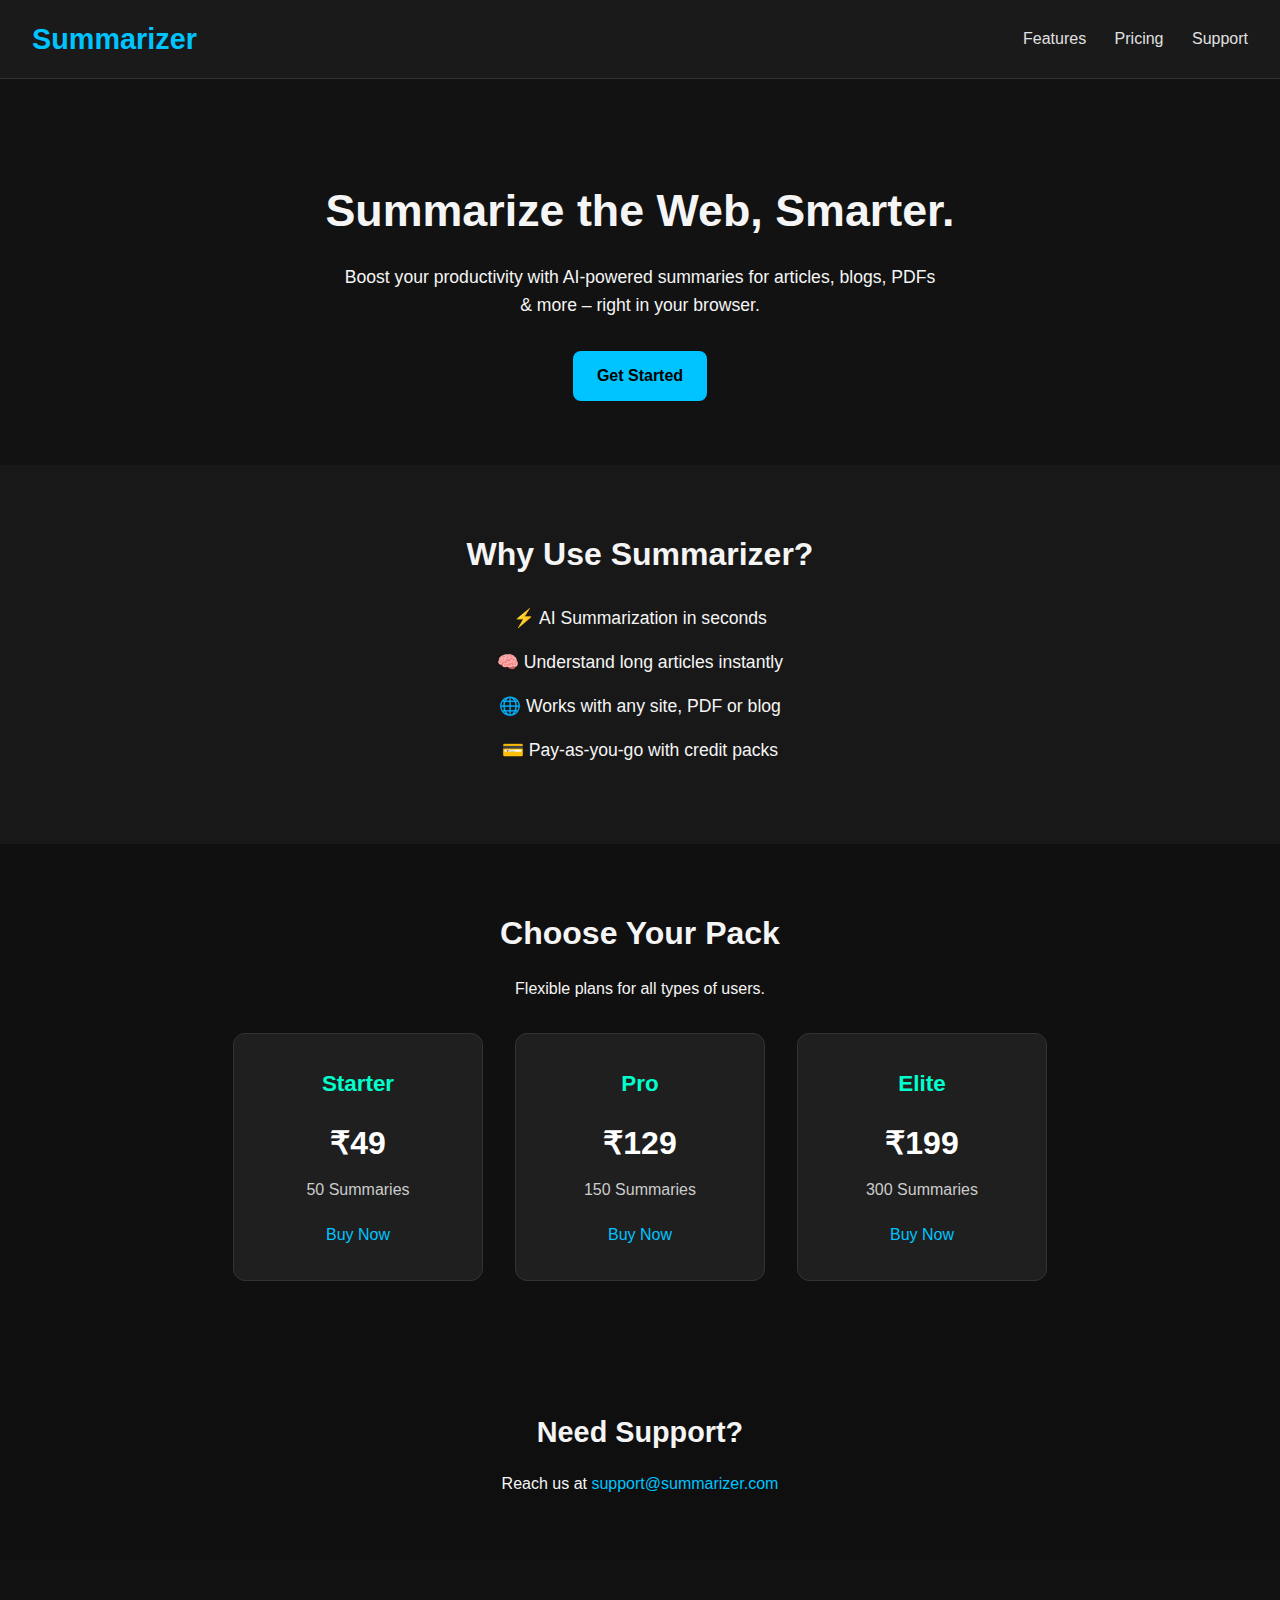
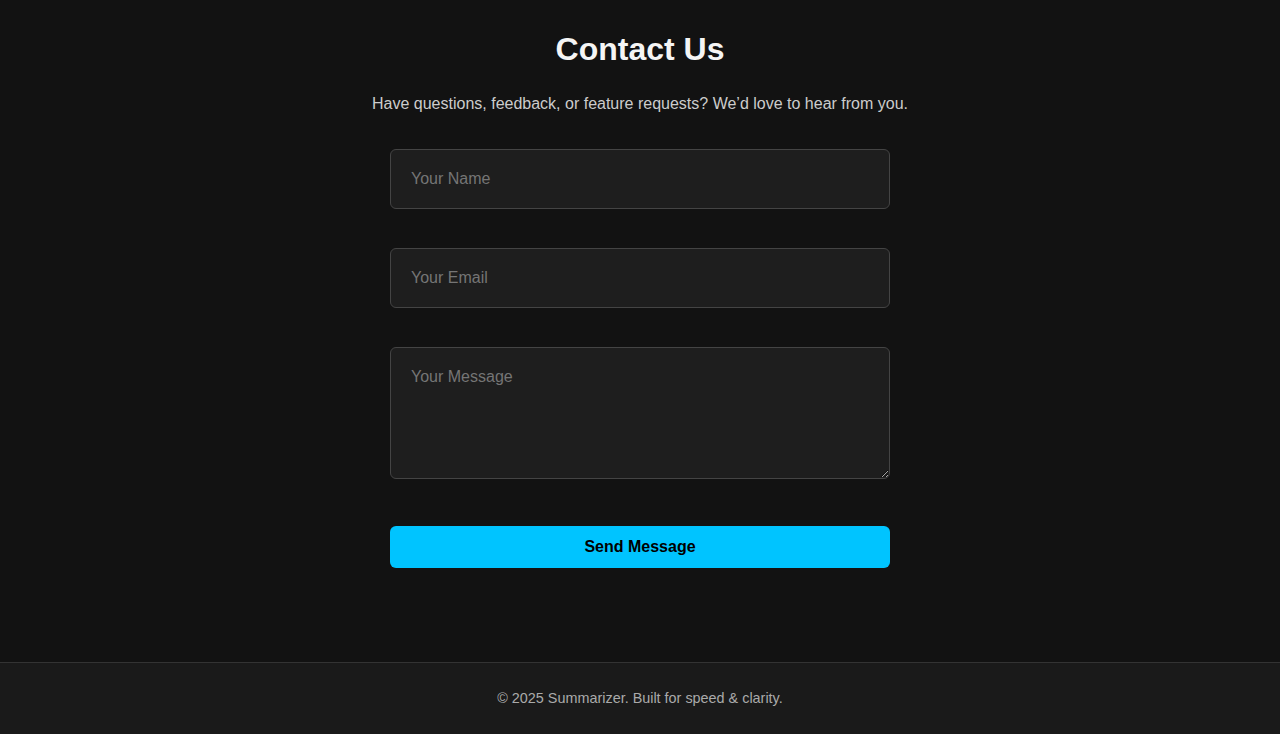
<file: index.html>
<!DOCTYPE html>
<html lang="en">
  <head>
    <meta charset="UTF-8" />
    <meta name="viewport" content="width=device-width, initial-scale=1.0" />
    <title>Summarizer Tool - Chrome Extension</title>
    <link rel="stylesheet" href="/style.css" />
  </head>
  <body>
    <header class="navbar">
      <div class="logo">Summarizer</div>
      <nav>
        <a href="#features">Features</a>
        <a href="#pricing">Pricing</a>
        <a href="#contact">Support</a>
      </nav>
    </header>

    <section class="hero">
      <h1>Summarize the Web, Smarter.</h1>
      <p>
        Boost your productivity with AI-powered summaries for articles, blogs,
        PDFs & more – right in your browser.
      </p>
      <a href="#pricing" class="cta-button">Get Started</a>
    </section>

    <section id="features" class="features">
      <h2>Why Use Summarizer?</h2>
      <ul>
        <li>⚡ AI Summarization in seconds</li>
        <li>🧠 Understand long articles instantly</li>
        <li>🌐 Works with any site, PDF or blog</li>
        <li>💳 Pay-as-you-go with credit packs</li>
      </ul>
    </section>

    <section id="pricing" class="pricing">
      <h2>Choose Your Pack</h2>
      <p>Flexible plans for all types of users.</p>
      <div class="pricing-container">
        <div class="price-card">
          <h3>Starter</h3>
          <p class="price">₹49</p>
          <p class="desc">50 Summaries</p>
          <a href="#" class="buy-button">Buy Now</a>
        </div>
        <div class="price-card">
          <h3>Pro</h3>
          <p class="price">₹129</p>
          <p class="desc">150 Summaries</p>
          <a href="#" class="buy-button">Buy Now</a>
        </div>
        <div class="price-card">
          <h3>Elite</h3>
          <p class="price">₹199</p>
          <p class="desc">300 Summaries</p>
          <a href="#" class="buy-button">Buy Now</a>
        </div>
      </div>
    </section>

    <section id="contact" class="contact">
      <h2>Need Support?</h2>
      <p>
        Reach us at
        <a href="mailto:support@summarizer.com">support@summarizer.com</a>
      </p>
    </section>

    <section id="form" class="contact-form">
      <h2>Contact Us</h2>
      <p>
        Have questions, feedback, or feature requests? We’d love to hear from
        you.
      </p>
      <form
        action="mailto:support@summarizer.com"
        method="POST"
        enctype="text/plain"
      >
        <div class="form-group">
          <input type="text" name="name" placeholder="Your Name" required />
        </div>
        <div class="form-group">
          <input type="email" name="email" placeholder="Your Email" required />
        </div>
        <div class="form-group">
          <textarea
            name="message"
            rows="5"
            placeholder="Your Message"
            required
          ></textarea>
        </div>
        <button type="submit" class="submit-button">Send Message</button>
      </form>
    </section>

    <footer>
      <p>© 2025 Summarizer. Built for speed & clarity.</p>
    </footer>
  </body>
</html>
</file>
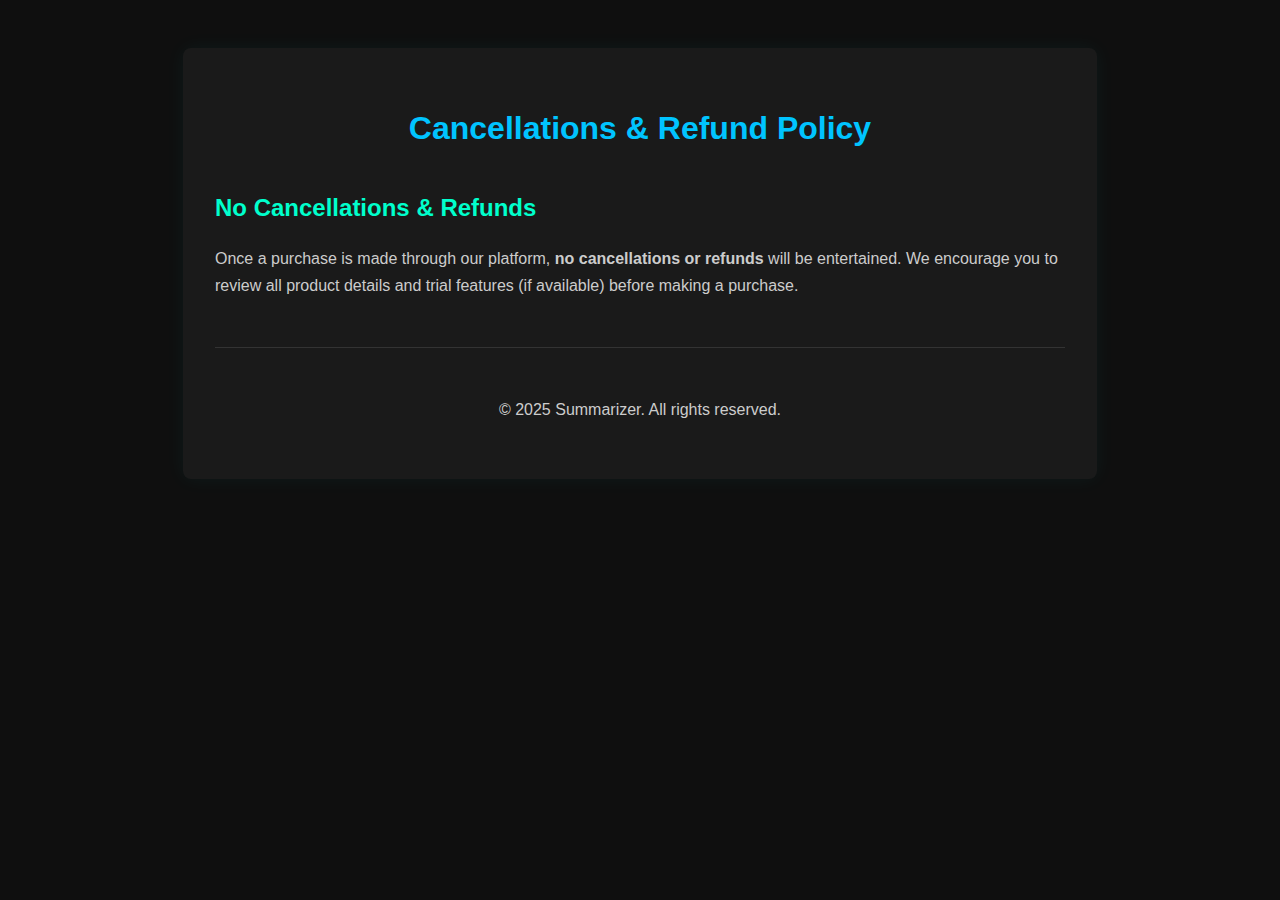
<file: cancelation.html>
<!DOCTYPE html>
<html lang="en">
  <head>
    <meta charset="UTF-8" />
    <title>Shipping & Refund Policy - Summarizer</title>
    <meta name="viewport" content="width=device-width, initial-scale=1.0" />
    <link rel="stylesheet" href="shipping.css" />
  </head>
  <body>
    <div class="container">
      <h1>Cancellations & Refund Policy</h1>

      <section>
        <h2>No Cancellations & Refunds</h2>
        <p>
          Once a purchase is made through our platform,
          <strong>no cancellations or refunds</strong> will be entertained. We
          encourage you to review all product details and trial features (if
          available) before making a purchase.
        </p>
      </section>

      <footer>
        <p>© 2025 Summarizer. All rights reserved.</p>
      </footer>
    </div>
  </body>
</html>
</file>
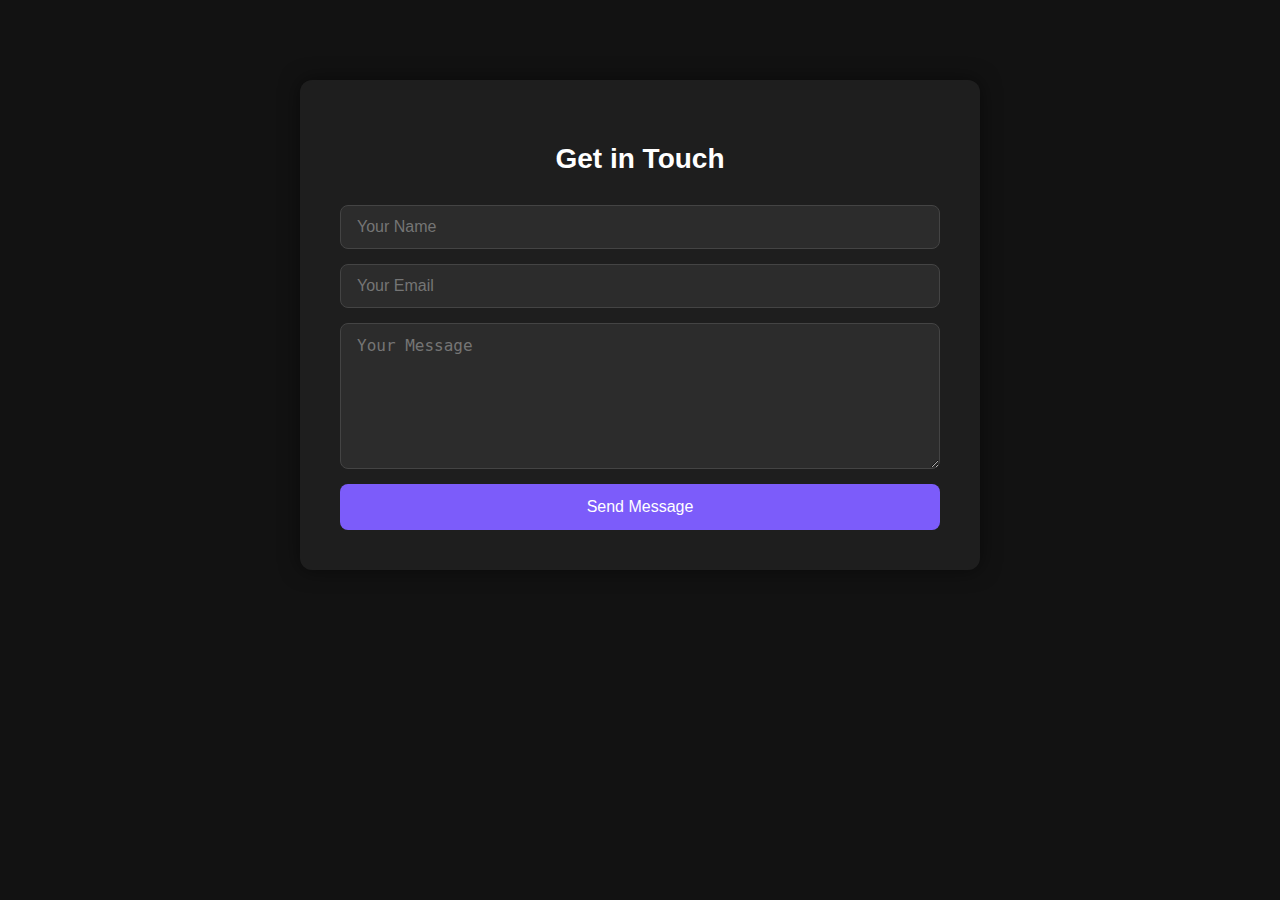
<file: contact.html>
<!DOCTYPE html>
<html lang="en">
  <head>
    <meta charset="UTF-8" />
    <meta name="viewport" content="width=device-width, initial-scale=1.0" />
    <title>Contact Us - Summarizer</title>
    <link rel="stylesheet" href="contact.css" />
  </head>
  <body>
    <section class="form-section">
      <h2>Get in Touch</h2>
      <form id="supportForm">
        <input type="text" name="name" placeholder="Your Name" required />
        <input type="email" name="email" placeholder="Your Email" required />
        <textarea name="message" placeholder="Your Message" required></textarea>
        <button type="submit">Send Message</button>
      </form>
      <p id="statusMessage" style="display: none"></p>
    </section>
    <script src="email.min.js"></script>
    <script src="contact.js"></script>
  </body>
</html>
</file>
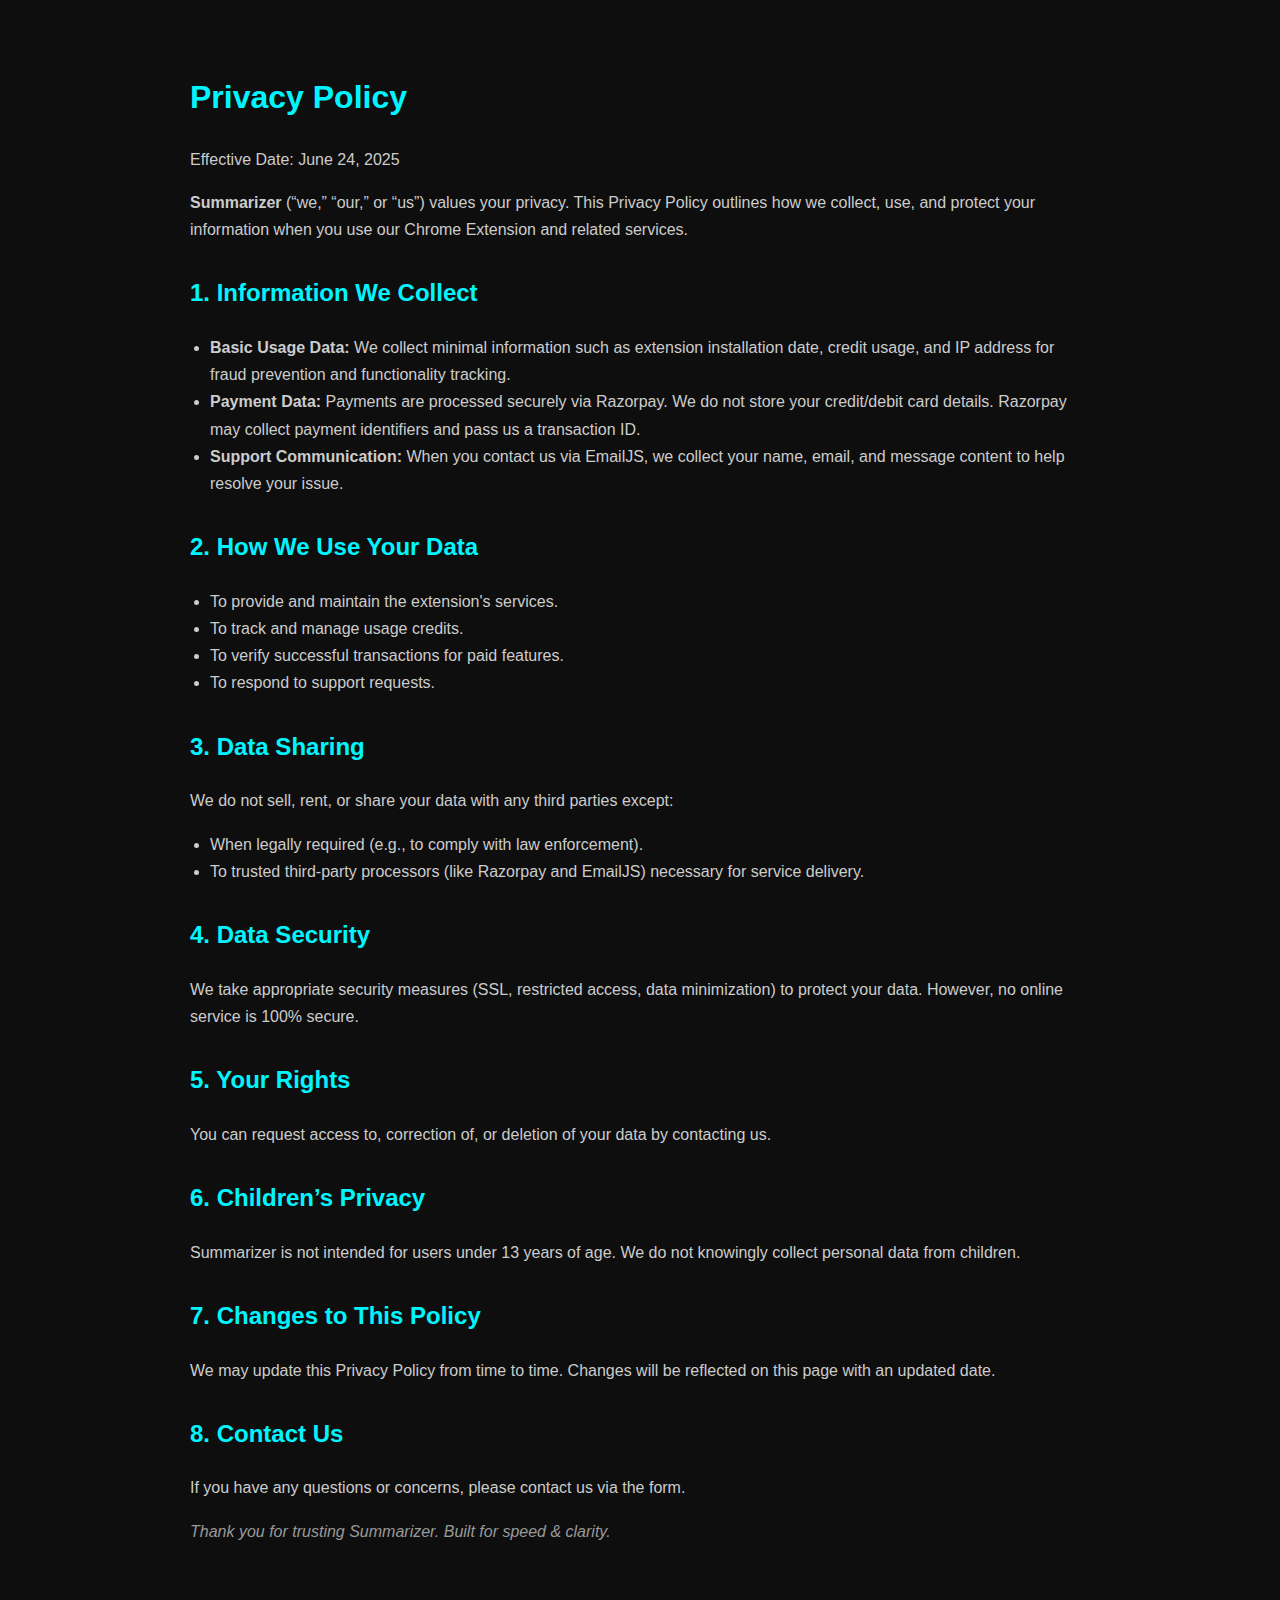
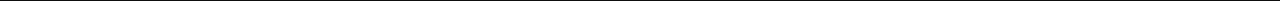
<file: privacy.html>
<!DOCTYPE html>
<html lang="en">
  <head>
    <meta charset="UTF-8" />
    <meta name="viewport" content="width=device-width, initial-scale=1.0" />
    <title>Privacy Policy - Summarizer</title>
    <link rel="stylesheet" href="privacy.css" />
  </head>
  <body>
    <h1>Privacy Policy</h1>
    <p>Effective Date: June 24, 2025</p>

    <p>
      <strong>Summarizer</strong> (“we,” “our,” or “us”) values your privacy.
      This Privacy Policy outlines how we collect, use, and protect your
      information when you use our Chrome Extension and related services.
    </p>

    <h2>1. Information We Collect</h2>
    <ul>
      <li>
        <strong>Basic Usage Data:</strong> We collect minimal information such
        as extension installation date, credit usage, and IP address for fraud
        prevention and functionality tracking.
      </li>
      <li>
        <strong>Payment Data:</strong> Payments are processed securely via
        Razorpay. We do not store your credit/debit card details. Razorpay may
        collect payment identifiers and pass us a transaction ID.
      </li>
      <li>
        <strong>Support Communication:</strong> When you contact us via EmailJS,
        we collect your name, email, and message content to help resolve your
        issue.
      </li>
    </ul>

    <h2>2. How We Use Your Data</h2>
    <ul>
      <li>To provide and maintain the extension's services.</li>
      <li>To track and manage usage credits.</li>
      <li>To verify successful transactions for paid features.</li>
      <li>To respond to support requests.</li>
    </ul>

    <h2>3. Data Sharing</h2>
    <p>
      We do not sell, rent, or share your data with any third parties except:
    </p>
    <ul>
      <li>When legally required (e.g., to comply with law enforcement).</li>
      <li>
        To trusted third-party processors (like Razorpay and EmailJS) necessary
        for service delivery.
      </li>
    </ul>

    <h2>4. Data Security</h2>
    <p>
      We take appropriate security measures (SSL, restricted access, data
      minimization) to protect your data. However, no online service is 100%
      secure.
    </p>

    <h2>5. Your Rights</h2>
    <p>
      You can request access to, correction of, or deletion of your data by
      contacting us.
    </p>

    <h2>6. Children’s Privacy</h2>
    <p>
      Summarizer is not intended for users under 13 years of age. We do not
      knowingly collect personal data from children.
    </p>

    <h2>7. Changes to This Policy</h2>
    <p>
      We may update this Privacy Policy from time to time. Changes will be
      reflected on this page with an updated date.
    </p>

    <h2>8. Contact Us</h2>
    <p>
      If you have any questions or concerns, please contact us via the form.
    </p>

    <p>
      <em>Thank you for trusting Summarizer. Built for speed & clarity.</em>
    </p>
  </body>
</html>
</file>
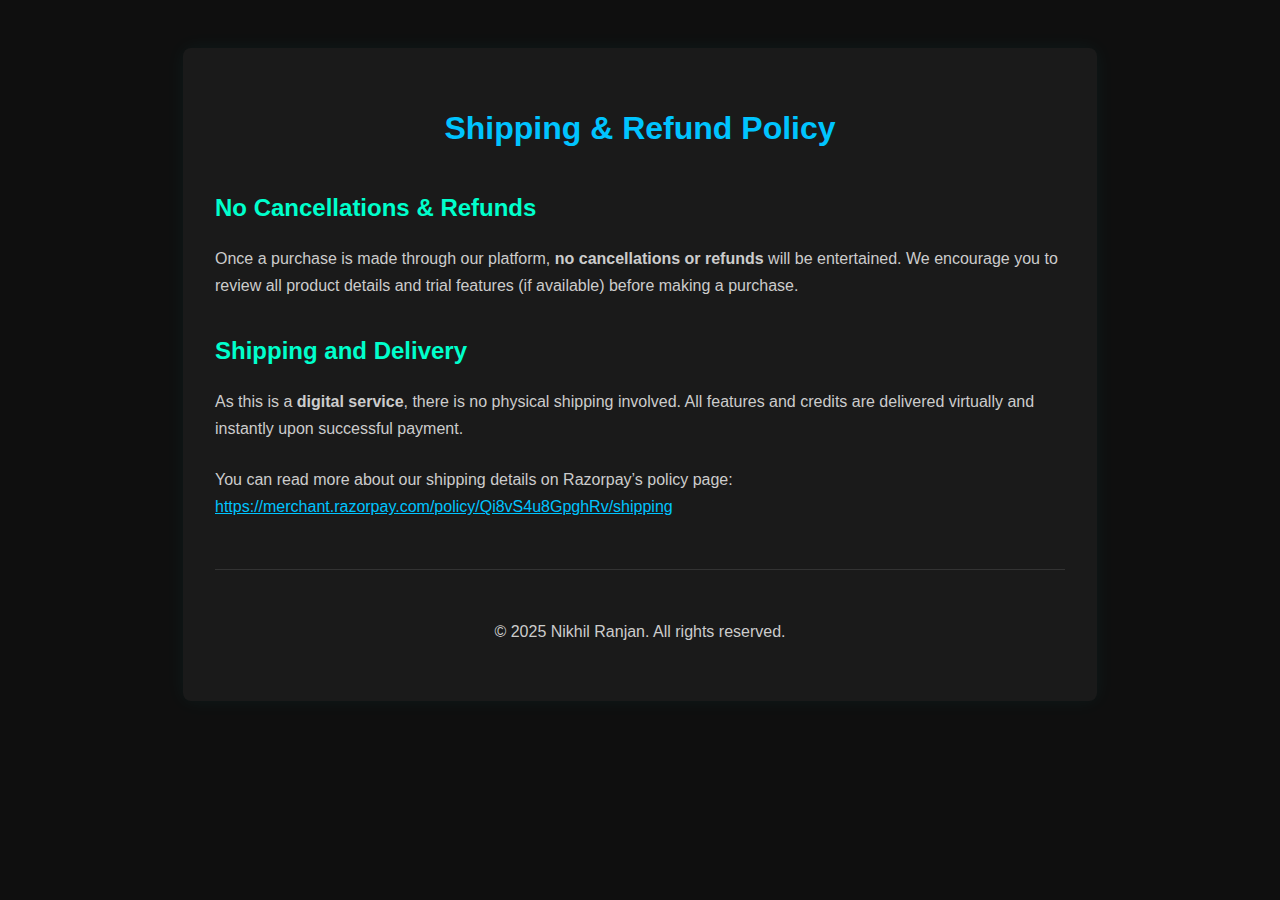
<file: shipping.html>
<!DOCTYPE html>
<html lang="en">
  <head>
    <meta charset="UTF-8" />
    <title>Shipping & Refund Policy - Summarizer</title>
    <meta name="viewport" content="width=device-width, initial-scale=1.0" />
    <link rel="stylesheet" href="shipping.css" />
  </head>
  <body>
    <div class="container">
      <h1>Shipping & Refund Policy</h1>

      <section>
        <h2>No Cancellations & Refunds</h2>
        <p>
          Once a purchase is made through our platform,
          <strong>no cancellations or refunds</strong> will be entertained. We
          encourage you to review all product details and trial features (if
          available) before making a purchase.
        </p>
      </section>

      <section>
        <h2>Shipping and Delivery</h2>
        <p>
          As this is a <strong>digital service</strong>, there is no physical
          shipping involved. All features and credits are delivered virtually
          and instantly upon successful payment.
        </p>
        <p>
          You can read more about our shipping details on Razorpay’s policy
          page:
          <br />
          <a
            href="https://merchant.razorpay.com/policy/Qi8vS4u8GpghRv/shipping"
            target="_blank"
          >
            https://merchant.razorpay.com/policy/Qi8vS4u8GpghRv/shipping
          </a>
        </p>
      </section>

      <footer>
        <p>© 2025 Nikhil Ranjan. All rights reserved.</p>
      </footer>
    </div>
  </body>
</html>
</file>
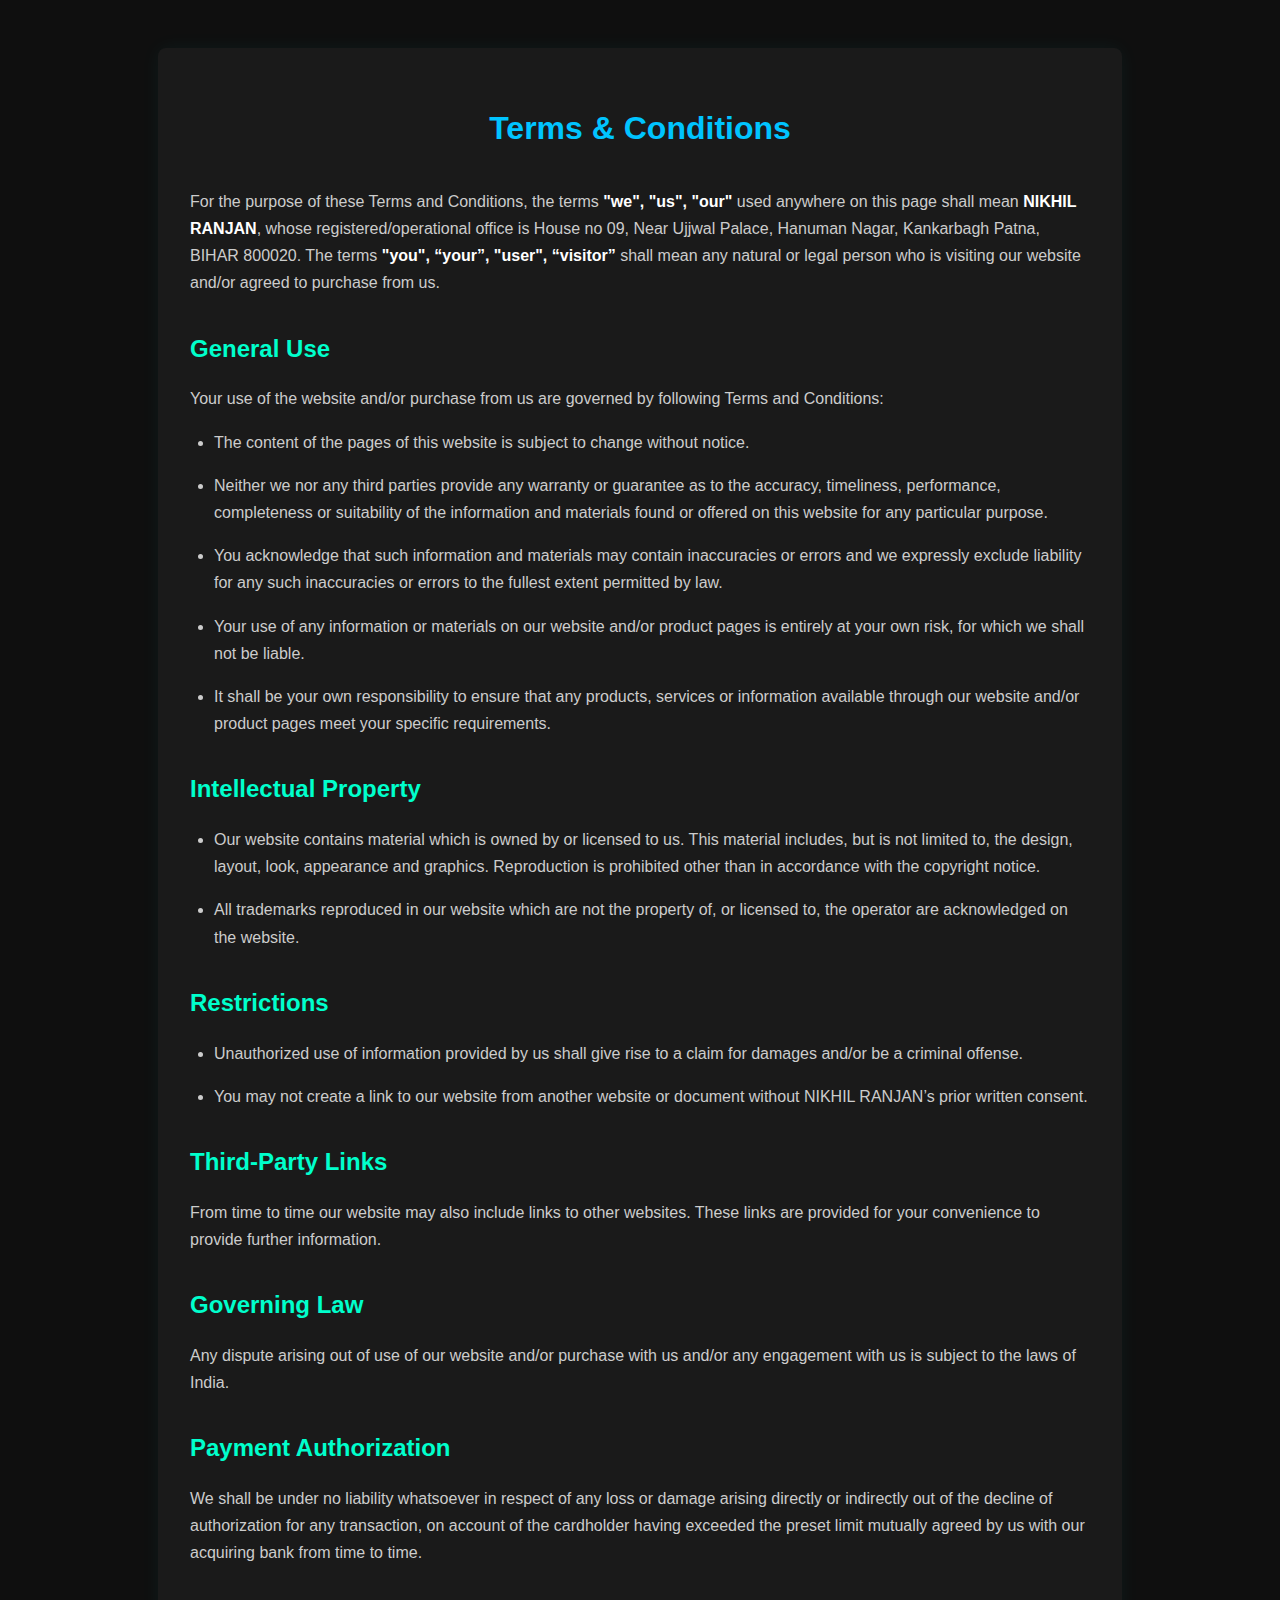
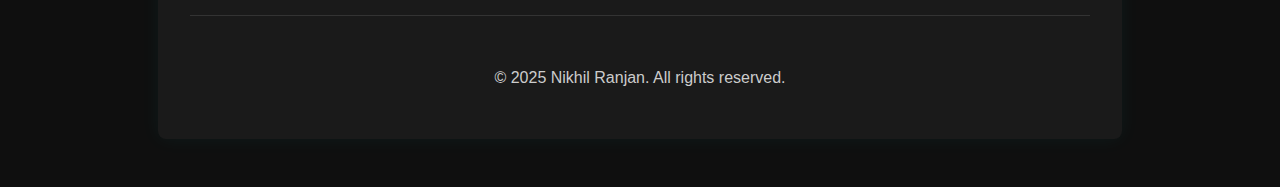
<file: terms.html>
<!DOCTYPE html>
<html lang="en">
  <head>
    <meta charset="UTF-8" />
    <title>Terms & Conditions - Summarizer</title>
    <meta name="viewport" content="width=device-width, initial-scale=1.0" />
    <link rel="stylesheet" href="terms.css" />
  </head>
  <body>
    <div class="container">
      <h1>Terms & Conditions</h1>

      <p>
        For the purpose of these Terms and Conditions, the terms
        <strong>"we", "us", "our"</strong> used anywhere on this page shall mean
        <strong>NIKHIL RANJAN</strong>, whose registered/operational office is
        House no 09, Near Ujjwal Palace, Hanuman Nagar, Kankarbagh Patna, BIHAR
        800020. The terms
        <strong>"you", “your”, "user", “visitor”</strong> shall mean any natural
        or legal person who is visiting our website and/or agreed to purchase
        from us.
      </p>

      <h2>General Use</h2>
      <p>
        Your use of the website and/or purchase from us are governed by
        following Terms and Conditions:
      </p>

      <ul>
        <li>
          The content of the pages of this website is subject to change without
          notice.
        </li>
        <li>
          Neither we nor any third parties provide any warranty or guarantee as
          to the accuracy, timeliness, performance, completeness or suitability
          of the information and materials found or offered on this website for
          any particular purpose.
        </li>
        <li>
          You acknowledge that such information and materials may contain
          inaccuracies or errors and we expressly exclude liability for any such
          inaccuracies or errors to the fullest extent permitted by law.
        </li>
        <li>
          Your use of any information or materials on our website and/or product
          pages is entirely at your own risk, for which we shall not be liable.
        </li>
        <li>
          It shall be your own responsibility to ensure that any products,
          services or information available through our website and/or product
          pages meet your specific requirements.
        </li>
      </ul>

      <h2>Intellectual Property</h2>
      <ul>
        <li>
          Our website contains material which is owned by or licensed to us.
          This material includes, but is not limited to, the design, layout,
          look, appearance and graphics. Reproduction is prohibited other than
          in accordance with the copyright notice.
        </li>
        <li>
          All trademarks reproduced in our website which are not the property
          of, or licensed to, the operator are acknowledged on the website.
        </li>
      </ul>

      <h2>Restrictions</h2>
      <ul>
        <li>
          Unauthorized use of information provided by us shall give rise to a
          claim for damages and/or be a criminal offense.
        </li>
        <li>
          You may not create a link to our website from another website or
          document without NIKHIL RANJAN’s prior written consent.
        </li>
      </ul>

      <h2>Third-Party Links</h2>
      <p>
        From time to time our website may also include links to other websites.
        These links are provided for your convenience to provide further
        information.
      </p>

      <h2>Governing Law</h2>
      <p>
        Any dispute arising out of use of our website and/or purchase with us
        and/or any engagement with us is subject to the laws of India.
      </p>

      <h2>Payment Authorization</h2>
      <p>
        We shall be under no liability whatsoever in respect of any loss or
        damage arising directly or indirectly out of the decline of
        authorization for any transaction, on account of the cardholder having
        exceeded the preset limit mutually agreed by us with our acquiring bank
        from time to time.
      </p>

      <footer>
        <p>© 2025 Nikhil Ranjan. All rights reserved.</p>
      </footer>
    </div>
  </body>
</html>
</file>
<file: shipping.css>
body {
  background-color: #0f0f0f;
  color: #e0e0e0;
  font-family: "Segoe UI", sans-serif;
  line-height: 1.7;
  margin: 0;
  padding: 0;
}

.container {
  max-width: 850px;
  margin: 3rem auto;
  padding: 2rem;
  background-color: #1a1a1a;
  border-radius: 8px;
  box-shadow: 0 0 20px rgba(0, 255, 255, 0.05);
}

h1 {
  color: #00c4ff;
  text-align: center;
  margin-bottom: 2rem;
}

h2 {
  color: #00ffcc;
  margin-top: 2rem;
  margin-bottom: 1rem;
}

p {
  font-size: 1rem;
  color: #ccc;
  margin-bottom: 1.5rem;
}

a {
  color: #00c4ff;
  text-decoration: underline;
}

a:hover {
  color: #00aacc;
}

footer {
  text-align: center;
  margin-top: 3rem;
  padding-top: 2rem;
  border-top: 1px solid #333;
  color: #888;
  font-size: 0.9rem;
}
</file>
<file: contact.css>
body {
  margin: 0;
  font-family: "Segoe UI", Tahoma, Geneva, Verdana, sans-serif;
  background-color: #121212;
  color: #f1f1f1;
}

.form-section {
  max-width: 600px;
  margin: 80px auto;
  padding: 40px;
  background-color: #1e1e1e;
  border-radius: 12px;
  box-shadow: 0 0 20px rgba(0, 0, 0, 0.5);
}

.form-section h2 {
  text-align: center;
  margin-bottom: 30px;
  font-size: 28px;
  color: #ffffff;
}

form {
  display: flex;
  flex-direction: column;
  gap: 15px;
}

input,
textarea {
  padding: 12px 16px;
  background-color: #2c2c2c;
  border: 1px solid #444;
  border-radius: 8px;
  color: #eee;
  font-size: 16px;
  outline: none;
  transition: border 0.3s ease;
}

input:focus,
textarea:focus {
  border: 1px solid #6a5acd;
}

textarea {
  resize: vertical;
  min-height: 120px;
}

button {
  background-color: #7c5cfa;
  color: #ffffff;
  padding: 14px 0;
  border: none;
  border-radius: 8px;
  font-size: 16px;
  cursor: pointer;
  transition: background 0.3s ease;
}

button:hover {
  background-color: #6a4de1;
}

#statusMessage {
  margin-top: 20px;
  text-align: center;
  font-weight: bold;
}
</file>
<file: privacy.css>
body {
  font-family: "Segoe UI", Tahoma, Geneva, Verdana, sans-serif;
  background-color: #0e0e0e; /* Very dark background */
  color: #e0e0e0; /* Light gray text */
  padding: 40px 20px;
  max-width: 900px;
  margin: auto;
  line-height: 1.7;
}

h1,
h2 {
  color: #00f6ff; /* Cyan heading color */
  font-weight: 700;
  margin-top: 30px;
}

p,
li {
  font-size: 16px;
  color: #cccccc;
}

ul {
  padding-left: 20px;
  list-style-type: disc;
}

a {
  color: #00f6ff;
  text-decoration: none;
}

a:hover {
  text-decoration: underline;
  color: #66fcff;
}

em {
  font-style: italic;
  color: #999;
}

@media screen and (max-width: 600px) {
  body {
    padding: 20px 15px;
    font-size: 15px;
  }
}
</file>
<file: terms.css>
body {
  background-color: #0f0f0f;
  color: #e0e0e0;
  font-family: "Segoe UI", sans-serif;
  line-height: 1.7;
  margin: 0;
  padding: 0;
}

.container {
  max-width: 900px;
  margin: 3rem auto;
  padding: 2rem;
  background-color: #1a1a1a;
  border-radius: 8px;
  box-shadow: 0 0 20px rgba(0, 255, 255, 0.05);
}

h1 {
  color: #00c4ff;
  text-align: center;
  margin-bottom: 2rem;
}

h2 {
  color: #00ffcc;
  margin-top: 2rem;
  margin-bottom: 1rem;
}

p,
li {
  font-size: 1rem;
  color: #ccc;
}

ul {
  padding-left: 1.5rem;
}

li {
  margin-bottom: 1rem;
}

strong {
  color: #fff;
}

footer {
  text-align: center;
  margin-top: 3rem;
  padding-top: 2rem;
  border-top: 1px solid #333;
  color: #888;
  font-size: 0.9rem;
}
</file>
<file: style.css>
/* Reset & Base */
* {
  margin: 0;
  padding: 0;
  box-sizing: border-box;
  font-family: "Segoe UI", sans-serif;
}

body {
  background-color: #0f0f0f;
  color: #f5f5f5;
  line-height: 1.6;
}

a {
  text-decoration: none;
  color: #00c4ff;
}

/* Navbar */
.navbar {
  background: #1a1a1a;
  padding: 1rem 2rem;
  display: flex;
  justify-content: space-between;
  align-items: center;
  border-bottom: 1px solid #333;
}

.logo {
  font-size: 1.8rem;
  font-weight: bold;
  color: #00c4ff;
}

nav a {
  margin-left: 1.5rem;
  font-size: 1rem;
  color: #e0e0e0;
  transition: color 0.3s ease;
}

nav a:hover {
  color: #00c4ff;
}

/* Hero */
.hero {
  text-align: center;
  padding: 6rem 2rem 4rem;
  background: #121212;
}

.hero h1 {
  font-size: 2.8rem;
  margin-bottom: 1rem;
}

.hero p {
  font-size: 1.1rem;
  max-width: 600px;
  margin: 0 auto;
}

.cta-button {
  margin-top: 2rem;
  display: inline-block;
  background: #00c4ff;
  color: #000;
  padding: 0.75rem 1.5rem;
  font-weight: 600;
  border-radius: 8px;
  transition: background 0.3s ease;
}

.cta-button:hover {
  background: #009fd1;
}

/* Features */
.features {
  padding: 4rem 2rem;
  text-align: center;
  background: #181818;
}

.features h2 {
  font-size: 2rem;
  margin-bottom: 1.5rem;
}

.features ul {
  list-style: none;
  max-width: 600px;
  margin: 0 auto;
}

.features li {
  font-size: 1.1rem;
  margin: 1rem 0;
}

/* Pricing */
.pricing {
  padding: 4rem 2rem;
  text-align: center;
  background: #101010;
}

.pricing h2 {
  font-size: 2rem;
  margin-bottom: 1rem;
}

.pricing-container {
  display: flex;
  flex-wrap: wrap;
  justify-content: center;
  gap: 2rem;
  margin-top: 2rem;
}

.price-card {
  background: #1f1f1f;
  border: 1px solid #333;
  border-radius: 12px;
  padding: 2rem 1.5rem;
  width: 250px;
  transition: transform 0.3s ease, box-shadow 0.3s ease;
}

.price-card:hover {
  transform: translateY(-5px);
  box-shadow: 0 4px 20px rgba(0, 255, 255, 0.1);
}

.price-card h3 {
  font-size: 1.4rem;
  margin-bottom: 1rem;
  color: #00ffcc;
}

.price {
  font-size: 2rem;
  font-weight: bold;
  color: #fff;
}

.desc {
  margin: 0.5rem 0 1.2rem;
  font-size: 1rem;
  color: #ccc;
}

.buy-btn {
  background: #00ff7f;
  color: #000;
  padding: 0.6rem 1.2rem;
  border-radius: 6px;
  font-weight: 600;
  transition: background 0.3s ease;
}

.buy-btn:hover {
  background: #00cc66;
}

/* Contact */
.contact {
  padding: 4rem 2rem;
  text-align: center;
  /* background: #181818; */
}

.contact h2 {
  font-size: 1.8rem;
  margin-bottom: 1rem;
}

.supportForm {
  padding: 2rem;
}
form input,
form textarea {
  width: 100%;
  padding: 20px;
  margin-bottom: 15px;
  background-color: #1e1e1e;
  border: 1px solid #444;
  color: #f1f1f1;
  border-radius: 6px;
}

form button {
  padding: 12px;
  background-color: #6c5ce7;
  color: white;
  border: none;
  border-radius: 6px;
  cursor: pointer;
  width: 100%;
  font-size: 16px;
  margin-bottom: 30px;
}

form button:hover {
  background-color: #a29bfe;
}

/* Footer */
footer {
  background: #1a1a1a;
  text-align: center;
  padding: 1.5rem 2rem;
  border-top: 1px solid #333;
  font-size: 0.9rem;
  color: #aaa;
}

/* Responsive */
@media (max-width: 768px) {
  .pricing-container {
    flex-direction: column;
    align-items: center;
  }

  .hero h1 {
    font-size: 2rem;
  }
}

.contact-form {
  padding: 4rem 2rem;
  background: #121212;
  text-align: center;
}

.contact-form h2 {
  font-size: 2rem;
  margin-bottom: 1rem;
}

.contact-form p {
  color: #ccc;
  margin-bottom: 2rem;
  font-size: 1rem;
}

form {
  max-width: 500px;
  margin: 0 auto;
}

.form-group {
  margin-bottom: 1.5rem;
}

input,
textarea {
  width: 100%;
  padding: 0.75rem;
  border-radius: 6px;
  border: none;
  background: #1f1f1f;
  color: #fff;
  font-size: 1rem;
  outline: none;
  transition: border 0.3s ease;
}

input:focus,
textarea:focus {
  border: 1px solid #00c4ff;
}

.submit-button {
  background: #00c4ff;
  color: #000;
  padding: 0.75rem 1.5rem;
  border: none;
  border-radius: 6px;
  font-weight: bold;
  cursor: pointer;
  transition: background 0.3s ease;
}

.submit-button:hover {
  background: #009fd1;
}
</file>
